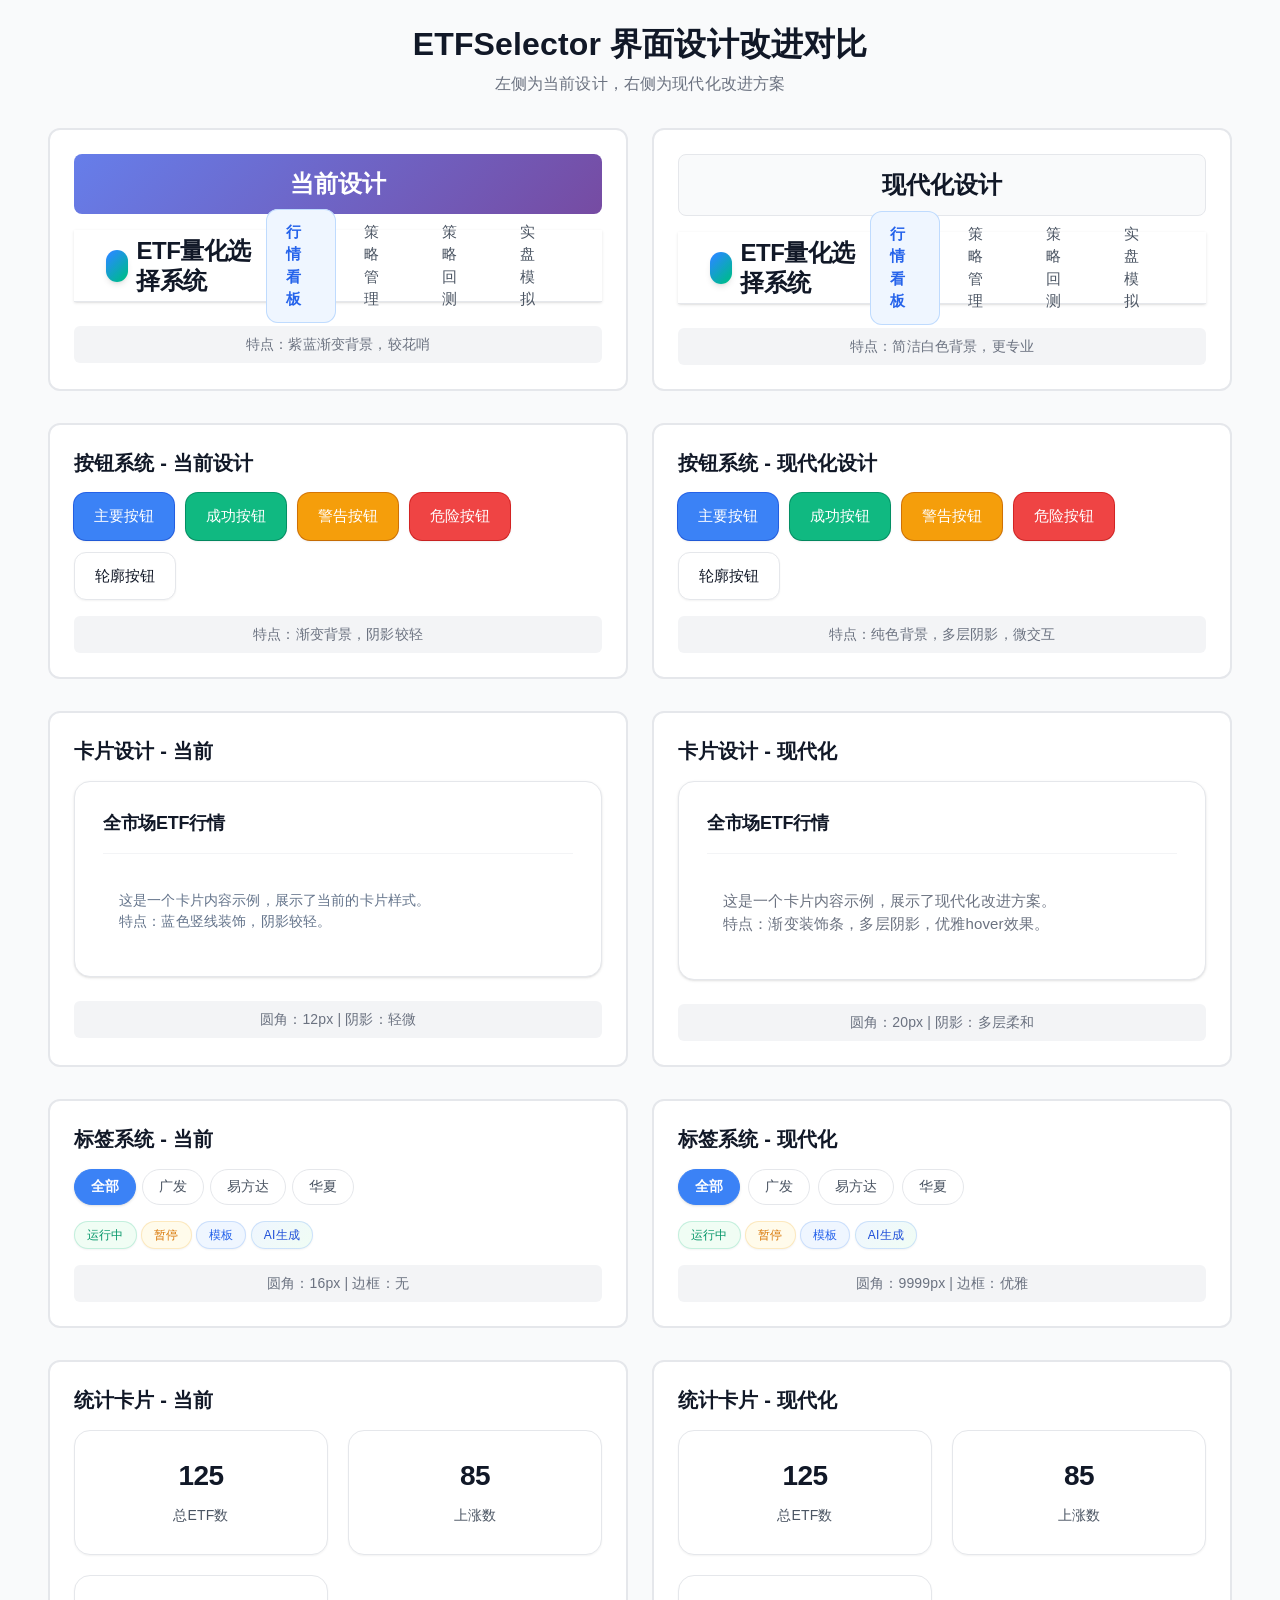
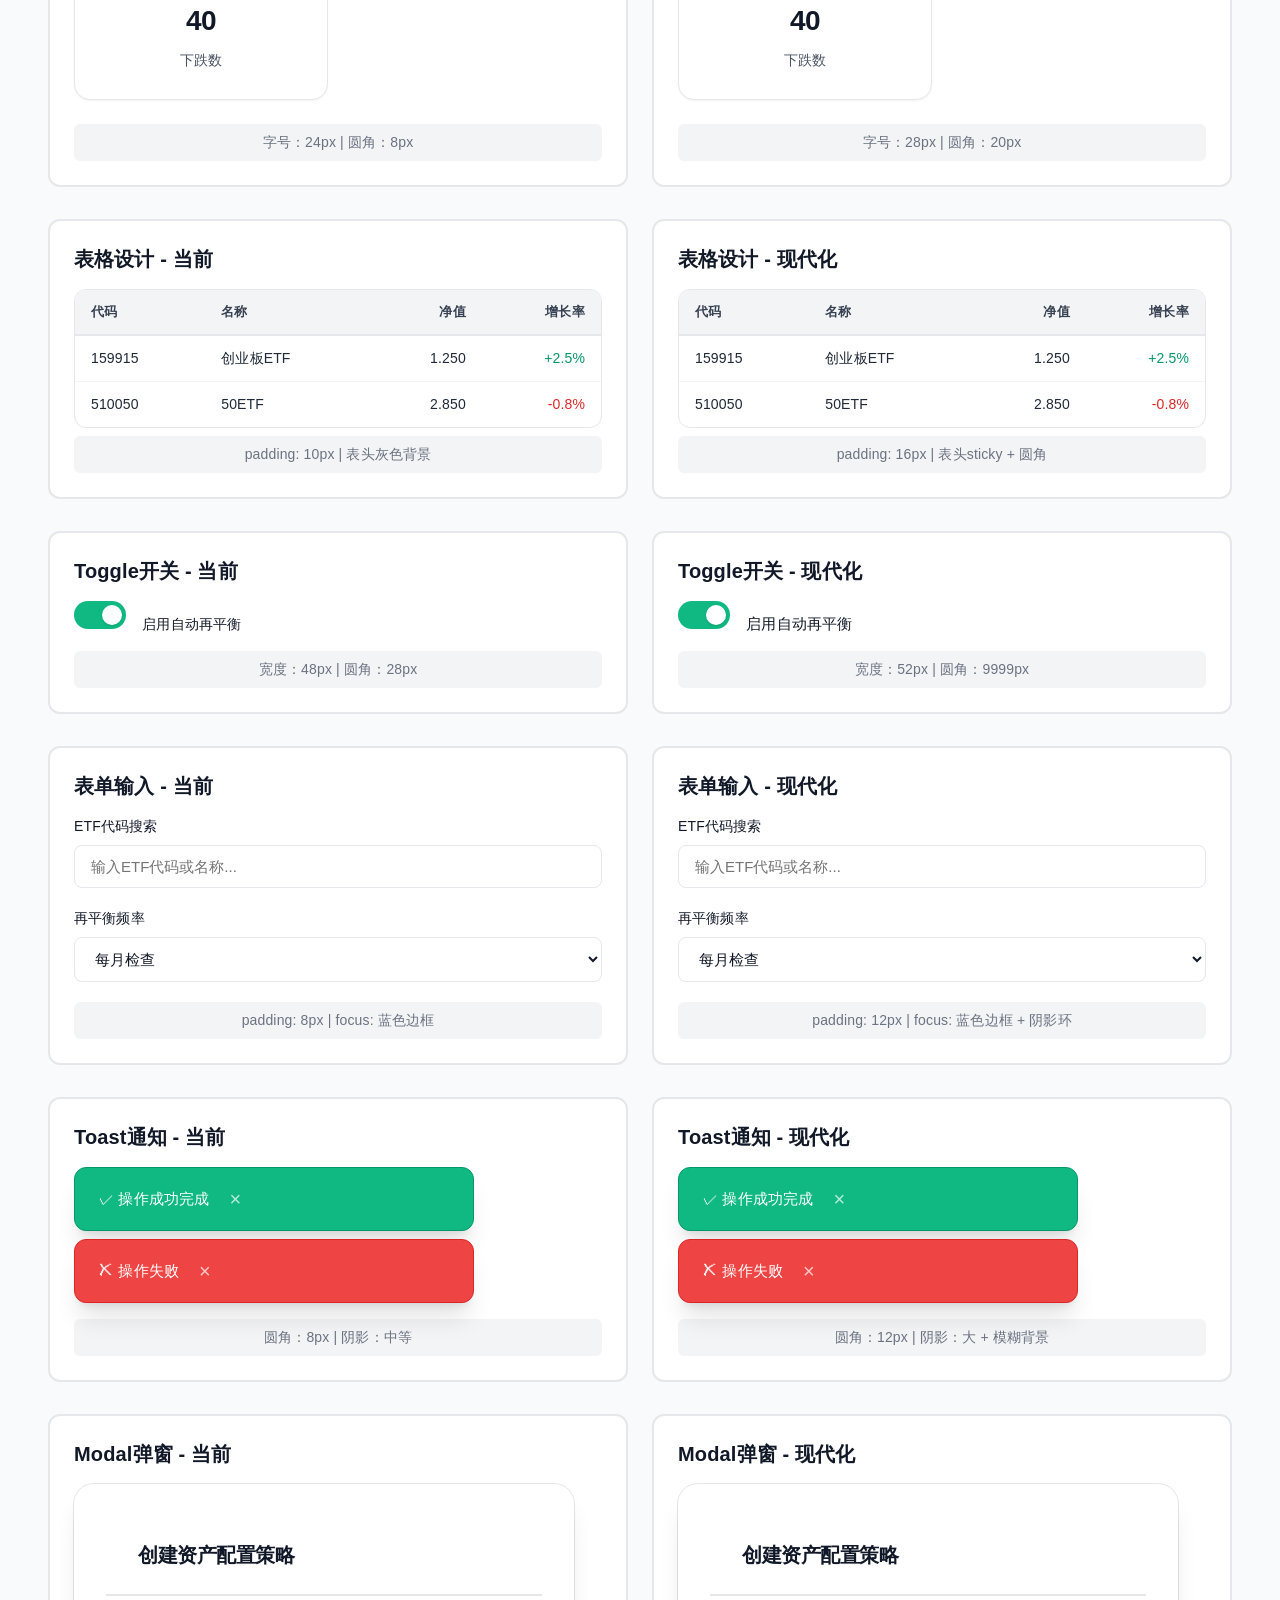
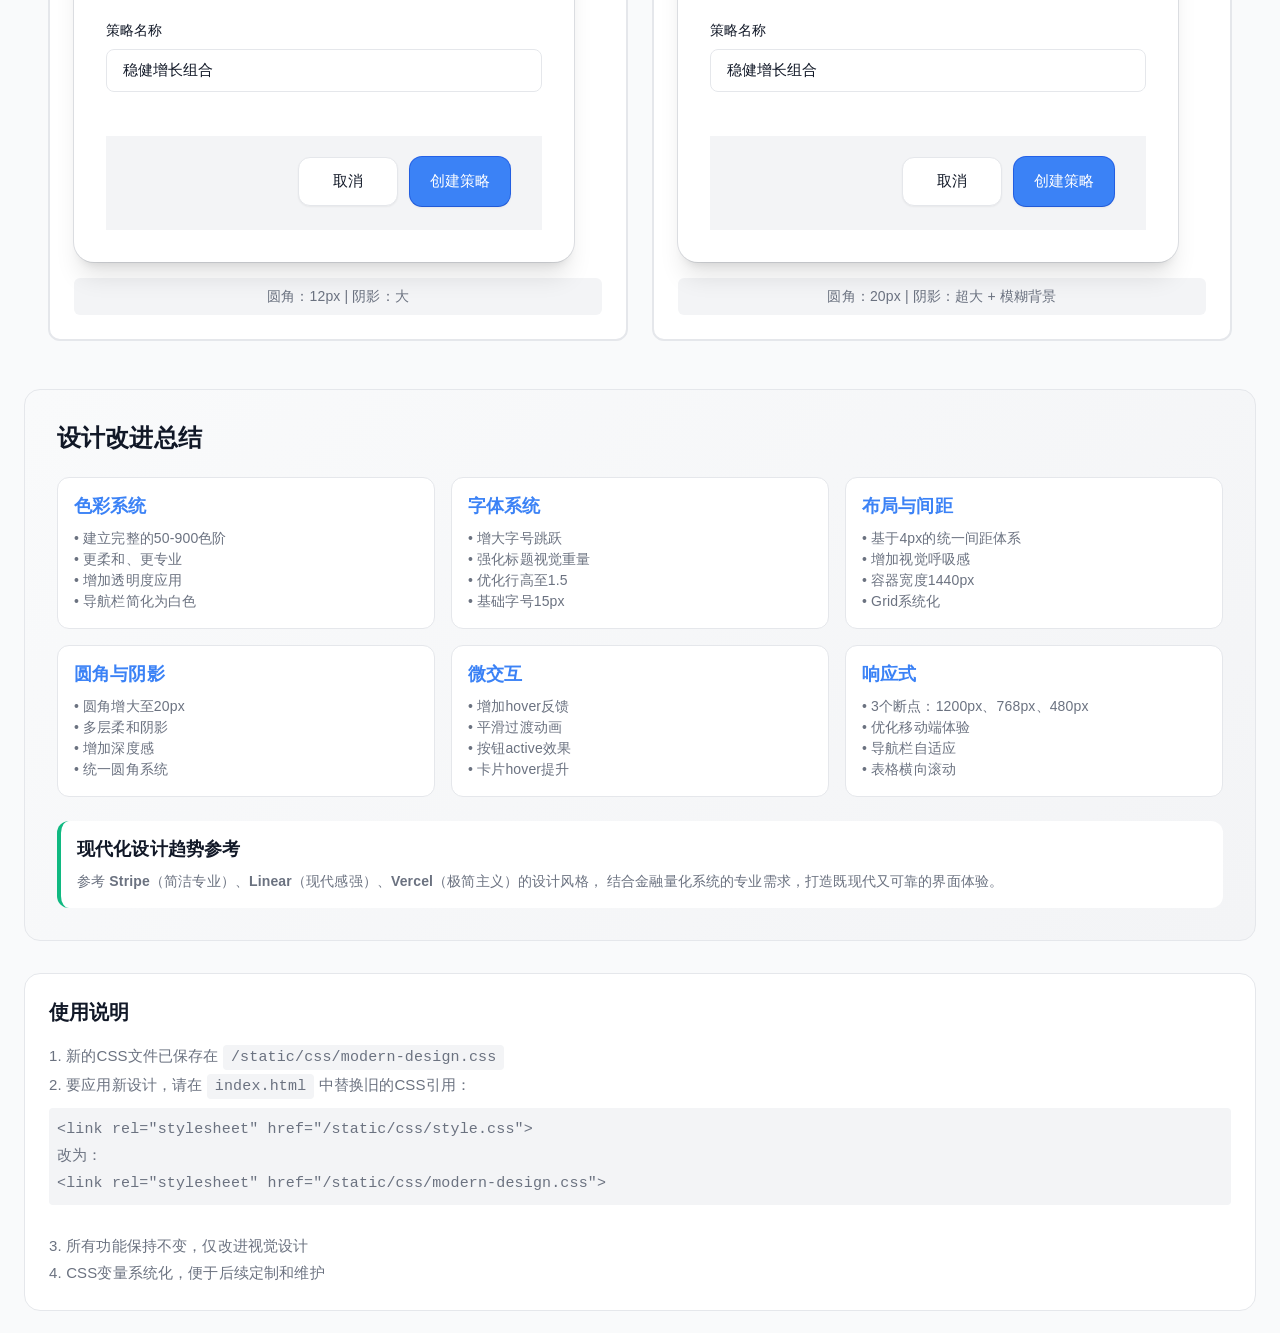
<file: static/design-preview.html>
<!DOCTYPE html>
<html lang="zh-CN">
<head>
    <meta charset="UTF-8">
    <meta name="viewport" content="width=device-width, initial-scale=1.0">
    <title>设计改进对比演示</title>
    <link rel="stylesheet" href="/static/css/style.css">
    <link rel="stylesheet" href="/static/css/modern-design.css">
    <style>
        /* 演示页面特定样式 */
        .demo-container {
            display: grid;
            grid-template-columns: 1fr 1fr;
            gap: 24px;
            margin: 24px;
        }
        
        .demo-section {
            border: 2px solid #e5e7eb;
            border-radius: 12px;
            padding: 24px;
            background: white;
        }
        
        .demo-section.old-design {
            /* 使用旧版样式 */
        }
        
        .demo-section.new-design {
            /* 使用新版样式 */
        }
        
        .section-title {
            font-size: 24px;
            font-weight: 700;
            margin-bottom: 16px;
            padding: 12px;
            text-align: center;
            border-radius: 8px;
        }
        
        .old-title {
            background: linear-gradient(135deg, #667eea 0%, #764ba2 100%);
            color: white;
        }
        
        .new-title {
            background: #f9fafb;
            color: #111827;
            border: 1px solid #e5e7eb;
        }
        
        .demo-navbar {
            margin-bottom: 24px;
        }
        
        .comparison-note {
            font-size: 14px;
            color: #6b7280;
            text-align: center;
            margin-top: 8px;
            padding: 8px;
            background: #f3f4f6;
            border-radius: 6px;
        }
    </style>
</head>
<body>

<div style="max-width: 1400px; margin: 0 auto; padding: 24px;">
    <h1 style="font-size: 32px; text-align: center; margin-bottom: 8px;">ETFSelector 界面设计改进对比</h1>
    <p style="text-align: center; color: #6b7280; font-size: 16px; margin-bottom: 32px;">左侧为当前设计，右侧为现代化改进方案</p>
    
    <!-- 导航栏对比 -->
    <div class="demo-container">
        <div class="demo-section old-design">
            <div class="section-title old-title">当前设计</div>
            
            <div class="demo-navbar">
                <nav class="navbar">
                    <h1>ETF量化选择系统</h1>
                    <div class="nav-links">
                        <a href="#" class="active">行情看板</a>
                        <a href="#">策略管理</a>
                        <a href="#">策略回测</a>
                        <a href="#">实盘模拟</a>
                    </div>
                </nav>
            </div>
            
            <div class="comparison-note">特点：紫蓝渐变背景，较花哨</div>
        </div>
        
        <div class="demo-section new-design">
            <div class="section-title new-title">现代化设计</div>
            
            <div class="demo-navbar">
                <nav class="navbar">
                    <h1>ETF量化选择系统</h1>
                    <div class="nav-links">
                        <a href="#" class="active">行情看板</a>
                        <a href="#">策略管理</a>
                        <a href="#">策略回测</a>
                        <a href="#">实盘模拟</a>
                    </div>
                </nav>
            </div>
            
            <div class="comparison-note">特点：简洁白色背景，更专业</div>
        </div>
    </div>
    
    <!-- 按钮对比 -->
    <div class="demo-container" style="margin-top: 32px;">
        <div class="demo-section old-design">
            <h3 style="margin-bottom: 16px;">按钮系统 - 当前设计</h3>
            <div style="display: flex; gap: 12px; flex-wrap: wrap;">
                <button class="btn btn-primary">主要按钮</button>
                <button class="btn btn-success">成功按钮</button>
                <button class="btn btn-warning">警告按钮</button>
                <button class="btn btn-danger">危险按钮</button>
                <button class="btn btn-outline">轮廓按钮</button>
            </div>
            <div class="comparison-note" style="margin-top: 16px;">特点：渐变背景，阴影较轻</div>
        </div>
        
        <div class="demo-section new-design">
            <h3 style="margin-bottom: 16px;">按钮系统 - 现代化设计</h3>
            <div style="display: flex; gap: 12px; flex-wrap: wrap;">
                <button class="btn btn-primary">主要按钮</button>
                <button class="btn btn-success">成功按钮</button>
                <button class="btn btn-warning">警告按钮</button>
                <button class="btn btn-danger">危险按钮</button>
                <button class="btn btn-outline">轮廓按钮</button>
            </div>
            <div class="comparison-note" style="margin-top: 16px;">特点：纯色背景，多层阴影，微交互</div>
        </div>
    </div>
    
    <!-- 卡片对比 -->
    <div class="demo-container" style="margin-top: 32px;">
        <div class="demo-section old-design">
            <h3 style="margin-bottom: 16px;">卡片设计 - 当前</h3>
            <div class="card">
                <div class="card-title">全市场ETF行情</div>
                <div style="padding: 16px; color: #64748b; font-size: 14px;">
                    这是一个卡片内容示例，展示了当前的卡片样式。<br>
                    特点：蓝色竖线装饰，阴影较轻。
                </div>
            </div>
            <div class="comparison-note">圆角：12px | 阴影：轻微</div>
        </div>
        
        <div class="demo-section new-design">
            <h3 style="margin-bottom: 16px;">卡片设计 - 现代化</h3>
            <div class="card">
                <div class="card-title">全市场ETF行情</div>
                <div style="padding: 16px; color: #6b7280; font-size: 15px;">
                    这是一个卡片内容示例，展示了现代化改进方案。<br>
                    特点：渐变装饰条，多层阴影，优雅hover效果。
                </div>
            </div>
            <div class="comparison-note">圆角：20px | 阴影：多层柔和</div>
        </div>
    </div>
    
    <!-- 标签对比 -->
    <div class="demo-container" style="margin-top: 32px;">
        <div class="demo-section old-design">
            <h3 style="margin-bottom: 16px;">标签系统 - 当前</h3>
            <div style="display: flex; gap: 6px; flex-wrap: wrap;">
                <button class="filter-tab active">全部</button>
                <button class="filter-tab">广发</button>
                <button class="filter-tab">易方达</button>
                <button class="filter-tab">华夏</button>
            </div>
            <div style="margin-top: 16px;">
                <span class="badge badge-active">运行中</span>
                <span class="badge badge-paused">暂停</span>
                <span class="badge badge-template">模板</span>
                <span class="badge badge-ai">AI生成</span>
            </div>
            <div class="comparison-note" style="margin-top: 16px;">圆角：16px | 边框：无</div>
        </div>
        
        <div class="demo-section new-design">
            <h3 style="margin-bottom: 16px;">标签系统 - 现代化</h3>
            <div style="display: flex; gap: 8px; flex-wrap: wrap;">
                <button class="filter-tab active">全部</button>
                <button class="filter-tab">广发</button>
                <button class="filter-tab">易方达</button>
                <button class="filter-tab">华夏</button>
            </div>
            <div style="margin-top: 16px;">
                <span class="badge badge-active">运行中</span>
                <span class="badge badge-paused">暂停</span>
                <span class="badge badge-template">模板</span>
                <span class="badge badge-ai">AI生成</span>
            </div>
            <div class="comparison-note" style="margin-top: 16px;">圆角：9999px | 边框：优雅</div>
        </div>
    </div>
    
    <!-- 统计卡片对比 -->
    <div class="demo-container" style="margin-top: 32px;">
        <div class="demo-section old-design">
            <h3 style="margin-bottom: 16px;">统计卡片 - 当前</h3>
            <div class="stats-grid">
                <div class="stat-card">
                    <div class="stat-value">125</div>
                    <div class="stat-label">总ETF数</div>
                </div>
                <div class="stat-card">
                    <div class="stat-value text-success">85</div>
                    <div class="stat-label">上涨数</div>
                </div>
                <div class="stat-card">
                    <div class="stat-value text-danger">40</div>
                    <div class="stat-label">下跌数</div>
                </div>
            </div>
            <div class="comparison-note">字号：24px | 圆角：8px</div>
        </div>
        
        <div class="demo-section new-design">
            <h3 style="margin-bottom: 16px;">统计卡片 - 现代化</h3>
            <div class="stats-grid">
                <div class="stat-card">
                    <div class="stat-value">125</div>
                    <div class="stat-label">总ETF数</div>
                </div>
                <div class="stat-card">
                    <div class="stat-value text-success">85</div>
                    <div class="stat-label">上涨数</div>
                </div>
                <div class="stat-card">
                    <div class="stat-value text-danger">40</div>
                    <div class="stat-label">下跌数</div>
                </div>
            </div>
            <div class="comparison-note">字号：28px | 圆角：20px</div>
        </div>
    </div>
    
    <!-- 表格对比 -->
    <div class="demo-container" style="margin-top: 32px;">
        <div class="demo-section old-design">
            <h3 style="margin-bottom: 16px;">表格设计 - 当前</h3>
            <div class="table-wrap">
                <table>
                    <thead>
                        <tr>
                            <th>代码</th>
                            <th>名称</th>
                            <th class="text-right">净值</th>
                            <th class="text-right">增长率</th>
                        </tr>
                    </thead>
                    <tbody>
                        <tr>
                            <td>159915</td>
                            <td>创业板ETF</td>
                            <td class="text-right">1.250</td>
                            <td class="text-right text-success">+2.5%</td>
                        </tr>
                        <tr>
                            <td>510050</td>
                            <td>50ETF</td>
                            <td class="text-right">2.850</td>
                            <td class="text-right text-danger">-0.8%</td>
                        </tr>
                    </tbody>
                </table>
            </div>
            <div class="comparison-note">padding: 10px | 表头灰色背景</div>
        </div>
        
        <div class="demo-section new-design">
            <h3 style="margin-bottom: 16px;">表格设计 - 现代化</h3>
            <div class="table-wrap">
                <table>
                    <thead>
                        <tr>
                            <th>代码</th>
                            <th>名称</th>
                            <th class="text-right">净值</th>
                            <th class="text-right">增长率</th>
                        </tr>
                    </thead>
                    <tbody>
                        <tr>
                            <td>159915</td>
                            <td>创业板ETF</td>
                            <td class="text-right">1.250</td>
                            <td class="text-right text-success">+2.5%</td>
                        </tr>
                        <tr>
                            <td>510050</td>
                            <td>50ETF</td>
                            <td class="text-right">2.850</td>
                            <td class="text-right text-danger">-0.8%</td>
                        </tr>
                    </tbody>
                </table>
            </div>
            <div class="comparison-note">padding: 16px | 表头sticky + 圆角</div>
        </div>
    </div>
    
    <!-- Toggle开关对比 -->
    <div class="demo-container" style="margin-top: 32px;">
        <div class="demo-section old-design">
            <h3 style="margin-bottom: 16px;">Toggle开关 - 当前</h3>
            <label class="toggle-switch">
                <input type="checkbox" checked>
                <span class="toggle-slider"></span>
            </label>
            <span style="margin-left: 12px; font-size: 14px;">启用自动再平衡</span>
            <div class="comparison-note" style="margin-top: 16px;">宽度：48px | 圆角：28px</div>
        </div>
        
        <div class="demo-section new-design">
            <h3 style="margin-bottom: 16px;">Toggle开关 - 现代化</h3>
            <label class="toggle-switch">
                <input type="checkbox" checked>
                <span class="toggle-slider"></span>
            </label>
            <span style="margin-left: 12px; font-size: 15px;">启用自动再平衡</span>
            <div class="comparison-note" style="margin-top: 16px;">宽度：52px | 圆角：9999px</div>
        </div>
    </div>
    
    <!-- 表单对比 -->
    <div class="demo-container" style="margin-top: 32px;">
        <div class="demo-section old-design">
            <h3 style="margin-bottom: 16px;">表单输入 - 当前</h3>
            <div class="form-group">
                <label>ETF代码搜索</label>
                <input type="text" placeholder="输入ETF代码或名称...">
            </div>
            <div class="form-group">
                <label>再平衡频率</label>
                <select>
                    <option>每月检查</option>
                    <option>每季度检查</option>
                </select>
            </div>
            <div class="comparison-note" style="margin-top: 16px;">padding: 8px | focus: 蓝色边框</div>
        </div>
        
        <div class="demo-section new-design">
            <h3 style="margin-bottom: 16px;">表单输入 - 现代化</h3>
            <div class="form-group">
                <label>ETF代码搜索</label>
                <input type="text" placeholder="输入ETF代码或名称...">
            </div>
            <div class="form-group">
                <label>再平衡频率</label>
                <select>
                    <option>每月检查</option>
                    <option>每季度检查</option>
                </select>
            </div>
            <div class="comparison-note" style="margin-top: 16px;">padding: 12px | focus: 蓝色边框 + 阴影环</div>
        </div>
    </div>
    
    <!-- Toast通知对比 -->
    <div class="demo-container" style="margin-top: 32px;">
        <div class="demo-section old-design">
            <h3 style="margin-bottom: 16px;">Toast通知 - 当前</h3>
            <div class="toast toast-success" style="position: relative; top: 0; right: 0;">
                <span>✓ 操作成功完成</span>
                <span class="toast-dismiss"></span>
            </div>
            <div class="toast toast-error" style="position: relative; top: 0; right: 0; margin-top: 8px;">
                <span>✗ 操作失败</span>
                <span class="toast-dismiss"></span>
            </div>
            <div class="comparison-note" style="margin-top: 16px;">圆角：8px | 阴影：中等</div>
        </div>
        
        <div class="demo-section new-design">
            <h3 style="margin-bottom: 16px;">Toast通知 - 现代化</h3>
            <div class="toast toast-success" style="position: relative; top: 0; right: 0;">
                <span>✓ 操作成功完成</span>
                <span class="toast-dismiss"></span>
            </div>
            <div class="toast toast-error" style="position: relative; top: 0; right: 0; margin-top: 8px;">
                <span>✗ 操作失败</span>
                <span class="toast-dismiss"></span>
            </div>
            <div class="comparison-note" style="margin-top: 16px;">圆角：12px | 阴影：大 + 模糊背景</div>
        </div>
    </div>
    
    <!-- Modal对比 -->
    <div class="demo-container" style="margin-top: 32px;">
        <div class="demo-section old-design">
            <h3 style="margin-bottom: 16px;">Modal弹窗 - 当前</h3>
            <div class="modal" style="max-width: 100%; position: relative;">
                <div class="modal-title">创建资产配置策略</div>
                <div class="form-group">
                    <label>策略名称</label>
                    <input type="text" value="稳健增长组合">
                </div>
                <div class="modal-actions">
                    <button class="btn btn-outline">取消</button>
                    <button class="btn btn-primary">创建策略</button>
                </div>
            </div>
            <div class="comparison-note" style="margin-top: 16px;">圆角：12px | 阴影：大</div>
        </div>
        
        <div class="demo-section new-design">
            <h3 style="margin-bottom: 16px;">Modal弹窗 - 现代化</h3>
            <div class="modal" style="max-width: 100%; position: relative;">
                <div class="modal-title">创建资产配置策略</div>
                <div class="form-group">
                    <label>策略名称</label>
                    <input type="text" value="稳健增长组合">
                </div>
                <div class="modal-actions">
                    <button class="btn btn-outline">取消</button>
                    <button class="btn btn-primary">创建策略</button>
                </div>
            </div>
            <div class="comparison-note" style="margin-top: 16px;">圆角：20px | 阴影：超大 + 模糊背景</div>
        </div>
    </div>
    
    <!-- 设计改进总结 -->
    <div style="margin-top: 48px; padding: 32px; background: linear-gradient(135deg, #f9fafb, #f3f4f6); border-radius: 16px; border: 1px solid #e5e7eb;">
        <h2 style="font-size: 24px; margin-bottom: 24px; color: #111827;">设计改进总结</h2>
        
        <div style="display: grid; grid-template-columns: repeat(auto-fit, minmax(300px, 1fr)); gap: 16px;">
            <div style="padding: 16px; background: white; border-radius: 12px; border: 1px solid #e5e7eb;">
                <h4 style="color: #3b82f6; margin-bottom: 8px;">色彩系统</h4>
                <p style="font-size: 14px; color: #6b7280;">
                    • 建立完整的50-900色阶<br>
                    • 更柔和、更专业<br>
                    • 增加透明度应用<br>
                    • 导航栏简化为白色
                </p>
            </div>
            
            <div style="padding: 16px; background: white; border-radius: 12px; border: 1px solid #e5e7eb;">
                <h4 style="color: #3b82f6; margin-bottom: 8px;">字体系统</h4>
                <p style="font-size: 14px; color: #6b7280;">
                    • 增大字号跳跃<br>
                    • 强化标题视觉重量<br>
                    • 优化行高至1.5<br>
                    • 基础字号15px
                </p>
            </div>
            
            <div style="padding: 16px; background: white; border-radius: 12px; border: 1px solid #e5e7eb;">
                <h4 style="color: #3b82f6; margin-bottom: 8px;">布局与间距</h4>
                <p style="font-size: 14px; color: #6b7280;">
                    • 基于4px的统一间距体系<br>
                    • 增加视觉呼吸感<br>
                    • 容器宽度1440px<br>
                    • Grid系统化
                </p>
            </div>
            
            <div style="padding: 16px; background: white; border-radius: 12px; border: 1px solid #e5e7eb;">
                <h4 style="color: #3b82f6; margin-bottom: 8px;">圆角与阴影</h4>
                <p style="font-size: 14px; color: #6b7280;">
                    • 圆角增大至20px<br>
                    • 多层柔和阴影<br>
                    • 增加深度感<br>
                    • 统一圆角系统
                </p>
            </div>
            
            <div style="padding: 16px; background: white; border-radius: 12px; border: 1px solid #e5e7eb;">
                <h4 style="color: #3b82f6; margin-bottom: 8px;">微交互</h4>
                <p style="font-size: 14px; color: #6b7280;">
                    • 增加hover反馈<br>
                    • 平滑过渡动画<br>
                    • 按钮active效果<br>
                    • 卡片hover提升
                </p>
            </div>
            
            <div style="padding: 16px; background: white; border-radius: 12px; border: 1px solid #e5e7eb;">
                <h4 style="color: #3b82f6; margin-bottom: 8px;">响应式</h4>
                <p style="font-size: 14px; color: #6b7280;">
                    • 3个断点：1200px、768px、480px<br>
                    • 优化移动端体验<br>
                    • 导航栏自适应<br>
                    • 表格横向滚动
                </p>
            </div>
        </div>
        
        <div style="margin-top: 24px; padding: 16px; background: white; border-radius: 12px; border-left: 4px solid #10b981;">
            <h4 style="color: #111827; margin-bottom: 8px;">现代化设计趋势参考</h4>
            <p style="font-size: 14px; color: #6b7280;">
                参考 <strong>Stripe</strong>（简洁专业）、<strong>Linear</strong>（现代感强）、<strong>Vercel</strong>（极简主义）的设计风格，
                结合金融量化系统的专业需求，打造既现代又可靠的界面体验。
            </p>
        </div>
    </div>
    
    <div style="margin-top: 32px; padding: 24px; background: white; border-radius: 16px; border: 1px solid #e5e7eb;">
        <h3 style="margin-bottom: 16px;">使用说明</h3>
        <p style="font-size: 15px; color: #6b7280; line-height: 1.8;">
            1. 新的CSS文件已保存在 <code style="background: #f3f4f6; padding: 4px 8px; border-radius: 4px;">/static/css/modern-design.css</code><br>
            2. 要应用新设计，请在 <code style="background: #f3f4f6; padding: 4px 8px; border-radius: 4px;">index.html</code> 中替换旧的CSS引用：<br>
            <code style="background: #f3f4f6; padding: 8px; border-radius: 4px; display: block; margin-top: 8px;">
                &lt;link rel="stylesheet" href="/static/css/style.css"&gt;<br>
                改为：<br>
                &lt;link rel="stylesheet" href="/static/css/modern-design.css"&gt;
            </code><br>
            3. 所有功能保持不变，仅改进视觉设计<br>
            4. CSS变量系统化，便于后续定制和维护
        </p>
    </div>
</div>

</body>
</html>
</file>
<file: static/css/style.css>
/* ====== 现代化设计系统 ====== */

/* Toggle开关样式（iOS风格） */
.toggle-switch {
    position: relative;
    display: inline-block;
    width: 48px;
    height: 28px;
    cursor: pointer;
}

.toggle-switch input {
    opacity: 0;
    width: 0;
    height: 0;
    position: absolute;
}

.toggle-slider {
    position: absolute;
    top: 0;
    left: 0;
    right: 0;
    bottom: 0;
    background-color: var(--gray-300);
    border-radius: var(--radius-full);
    transition: all 0.3s cubic-bezier(0.4, 0, 0.2, 1);
    border: 2px solid transparent;
}

.toggle-slider:before {
    position: absolute;
    content: "";
    height: 20px;
    width: 20px;
    left: 2px;
    bottom: 2px;
    background-color: white;
    border-radius: 50%;
    transition: all 0.3s cubic-bezier(0.4, 0, 0.2, 1);
    box-shadow: 0 2px 4px rgba(0, 0, 0, 0.2);
}

.toggle-switch input:checked + .toggle-slider {
    background-color: var(--success-600);
    border-color: rgba(16, 185, 129, 0.2);
}

.toggle-switch input:checked + .toggle-slider:before {
    transform: translateX(22px);
}

.toggle-switch:hover .toggle-slider {
    box-shadow: 0 0 0 4px var(--primary-50);
}

.toggle-switch input:disabled + .toggle-slider {
    opacity: 0.5;
    cursor: not-allowed;
}

.options-disabled {
    opacity: 0.4;
    pointer-events: none;
    filter: grayscale(0.5);
    transition: all 0.3s ease;
}

.options-enabled {
    opacity: 1;
    pointer-events: auto;
    transition: all 0.3s ease;
}

/* ====== 色彩系统 ====== */
:root {
    /* 主色 - 专业蓝 */
    --primary-50: #eff6ff;
    --primary-100: #dbeafe;
    --primary-200: #bfdbfe;
    --primary-300: #93c5fd;
    --primary-400: #60a5fa;
    --primary-500: #3b82f6;
    --primary-600: #2563eb;
    --primary-700: #1d4ed8;
    --primary-800: #1e40af;
    --primary-900: #1e3a8a;
    
    /* 成功 - 专业绿 */
    --success-50: #f0fdf4;
    --success-100: #dcfce7;
    --success-200: #bbf7d0;
    --success-300: #86efac;
    --success-400: #4ade80;
    --success-500: #22c55e;
    --success-600: #16a34a;
    --success-700: #15803d;
    --success-800: #166534;
    --success-900: #14532d;
    
    /* 错误 - 专业红 */
    --danger-50: #fef2f2;
    --danger-100: #fee2e2;
    --danger-200: #fecaca;
    --danger-300: #fca5a5;
    --danger-400: #f87171;
    --danger-500: #ef4444;
    --danger-600: #dc2626;
    --danger-700: #b91c1c;
    --danger-800: #991b1b;
    --danger-900: #7f1d1d;
    
    /* 警告 - 专业橙 */
    --warning-50: #fffbeb;
    --warning-100: #fef3c7;
    --warning-200: #fde68a;
    --warning-300: #fcd34d;
    --warning-400: #fbbf24;
    --warning-500: #f59e0b;
    --warning-600: #d97706;
    --warning-700: #b45309;
    --warning-800: #92400e;
    --warning-900: #78350f;
    
    /* 灰度系统 */
    --gray-50: #f8fafc;
    --gray-100: #f1f5f9;
    --gray-200: #e2e8f0;
    --gray-300: #cbd5e1;
    --gray-400: #94a3b8;
    --gray-500: #64748b;
    --gray-600: #475569;
    --gray-700: #334155;
    --gray-800: #1e293b;
    --gray-900: #0f172a;
    
    /* 语义化变量 */
    --bg: var(--gray-50);
    --bg-secondary: var(--gray-100);
    --card-bg: white;
    --text: var(--gray-800);
    --text-secondary: var(--gray-500);
    --text-muted: var(--gray-400);
    --border: var(--gray-200);
    --border-light: var(--gray-100);
    
    /* 间距系统（基于4px） */
    --spacing-xs: 4px;
    --spacing-sm: 8px;
    --spacing-md: 12px;
    --spacing-lg: 16px;
    --spacing-xl: 24px;
    --spacing-2xl: 32px;
    --spacing-3xl: 48px;
    
    /* 圆角系统 */
    --radius-sm: 6px;
    --radius-md: 10px;
    --radius-lg: 16px;
    --radius-xl: 20px;
    --radius-2xl: 24px;
    --radius-full: 9999px;
    
    /* 阴影系统 */
    --shadow-xs: 0 1px 2px 0 rgba(0, 0, 0, 0.05);
    --shadow-sm: 0 1px 3px 0 rgba(0, 0, 0, 0.1), 0 1px 2px -1px rgba(0, 0, 0, 0.1);
    --shadow-md: 0 4px 6px -1px rgba(0, 0, 0, 0.1), 0 2px 4px -2px rgba(0, 0, 0, 0.1);
    --shadow-lg: 0 10px 15px -3px rgba(0, 0, 0, 0.1), 0 4px 6px -4px rgba(0, 0, 0, 0.1);
    --shadow-xl: 0 20px 25px -5px rgba(0, 0, 0, 0.1), 0 8px 10px -6px rgba(0, 0, 0, 0.1);
    
    /* 快捷变量 */
    --primary: var(--primary-500);
    --primary-hover: var(--primary-600);
    --success: var(--success-500);
    --danger: var(--danger-500);
    --warning: var(--warning-500);
    --radius: var(--radius-lg);
}

/* ====== 全局样式 ====== */
* {
    margin: 0;
    padding: 0;
    box-sizing: border-box;
}

body {
    font-family: -apple-system, BlinkMacSystemFont, 'Segoe UI', 'PingFang SC', 'Hiragino Sans GB', 'Microsoft YaHei', sans-serif;
    background: var(--bg);
    color: var(--text);
    line-height: 1.6;
    font-size: 15px;
    letter-spacing: 0.01em;
}

/* ====== 导航栏 - 现代化白色设计 ====== */
.navbar {
    background: white;
    color: var(--text);
    padding: 0 var(--spacing-2xl);
    height: 68px;
    display: flex;
    align-items: center;
    box-shadow: var(--shadow-sm);
    border-bottom: 1px solid var(--border-light);
    position: sticky;
    top: 0;
    z-index: 100;
    transition: box-shadow 0.3s ease;
}

.navbar h1 {
    font-size: 22px;
    font-weight: 700;
    letter-spacing: -0.5px;
    display: flex;
    align-items: center;
    gap: var(--spacing-sm);
    color: var(--gray-900);
}

.navbar h1::before {
    content: '📊';
    font-size: 28px;
    filter: saturate(1.2);
}

.navbar .nav-links {
    margin-left: auto;
    display: flex;
    gap: var(--spacing-xs);
}

.navbar .nav-links a {
    color: var(--gray-600);
    text-decoration: none;
    padding: var(--spacing-sm) var(--spacing-lg);
    border-radius: var(--radius-md);
    font-size: 14px;
    font-weight: 500;
    transition: all 0.2s cubic-bezier(0.4, 0, 0.2, 1);
    position: relative;
}

.navbar .nav-links a:hover {
    color: var(--primary);
    background: var(--primary-50);
}

.navbar .nav-links a.active {
    color: var(--primary-700);
    background: var(--primary-100);
    font-weight: 600;
}

/* ====== 容器 ====== */
.container {
    max-width: 1400px;
    margin: 0 auto;
    padding: var(--spacing-2xl);
    animation: fadeIn 0.5s cubic-bezier(0.4, 0, 0.2, 1);
}

@keyframes fadeIn {
    from {
        opacity: 0;
        transform: translateY(16px);
    }
    to {
        opacity: 1;
        transform: translateY(0);
    }
}

/* ====== Tab内容 ====== */
.tab-content {
    display: none;
    animation: fadeIn 0.4s cubic-bezier(0.4, 0, 0.2, 1);
}

.tab-content.active {
    display: block;
}

/* ====== 工具栏 ====== */
.toolbar {
    display: flex;
    align-items: center;
    gap: var(--spacing-md);
    margin-bottom: var(--spacing-xl);
    flex-wrap: wrap;
}

/* ====== 市场分类标签 ====== */
.company-tabs, .market-tabs {
    display: flex;
    gap: var(--spacing-xs);
    flex-wrap: wrap;
}

.filter-tab {
    background: white;
    border: 1px solid var(--border);
    padding: var(--spacing-sm) var(--spacing-lg);
    border-radius: var(--radius-full);
    font-size: 13px;
    font-weight: 500;
    color: var(--text-secondary);
    cursor: pointer;
    transition: all 0.2s cubic-bezier(0.4, 0, 0.2, 1);
    user-select: none;
}

.filter-tab:hover {
    border-color: var(--primary-300);
    color: var(--primary);
    background: var(--primary-50);
}

.filter-tab.active {
    background: var(--primary);
    border-color: var(--primary);
    color: white;
    font-weight: 600;
    box-shadow: var(--shadow-sm);
}

/* ====== 统计面板 ====== */
.stats-mini {
    display: flex;
    gap: var(--spacing-xl);
    padding: var(--spacing-lg) var(--spacing-xl);
    background: white;
    border-radius: var(--radius-xl);
    border: 1px solid var(--border-light);
    margin-bottom: var(--spacing-xl);
    box-shadow: var(--shadow-xs);
}

.stat-item {
    display: flex;
    flex-direction: column;
    gap: var(--spacing-xs);
}

.stat-label {
    font-size: 13px;
    color: var(--text-muted);
    font-weight: 500;
}

.stat-value {
    font-size: 20px;
    font-weight: 700;
    color: var(--text);
}

.stats-grid {
    display: grid;
    grid-template-columns: repeat(auto-fit, minmax(200px, 1fr));
    gap: var(--spacing-lg);
    margin-bottom: var(--spacing-xl);
}

.stat-card {
    background: white;
    padding: var(--spacing-xl);
    border-radius: var(--radius-xl);
    border: 1px solid var(--border-light);
    box-shadow: var(--shadow-xs);
    transition: all 0.2s cubic-bezier(0.4, 0, 0.2, 1);
}

.stat-card:hover {
    transform: translateY(-2px);
    box-shadow: var(--shadow-md);
}

/* ====== 卡片系统 ====== */
.card {
    background: white;
    padding: var(--spacing-xl);
    border-radius: var(--radius-xl);
    border: 1px solid var(--border-light);
    box-shadow: var(--shadow-sm);
    margin-bottom: var(--spacing-xl);
    transition: all 0.3s cubic-bezier(0.4, 0, 0.2, 1);
}

.card:hover {
    box-shadow: var(--shadow-md);
}

.card-title {
    font-size: 18px;
    font-weight: 700;
    color: var(--gray-900);
    margin-bottom: var(--spacing-lg);
    display: flex;
    align-items: center;
    gap: var(--spacing-sm);
    letter-spacing: -0.3px;
}

/* ====== 表格系统 ====== */
.table-wrap {
    overflow-x: auto;
    border-radius: var(--radius-lg);
    border: 1px solid var(--border);
}

table {
    width: 100%;
    border-collapse: collapse;
    font-size: 14px;
}

thead {
    background: var(--bg-secondary);
    position: sticky;
    top: 0;
    z-index: 10;
}

thead th {
    padding: var(--spacing-md) var(--spacing-lg);
    text-align: left;
    font-weight: 600;
    color: var(--gray-700);
    border-bottom: 2px solid var(--border);
    font-size: 13px;
    letter-spacing: 0.02em;
}

tbody td {
    padding: var(--spacing-md) var(--spacing-lg);
    border-bottom: 1px solid var(--border-light);
    color: var(--text);
    font-size: 14px;
}

tbody tr {
    transition: all 0.2s cubic-bezier(0.4, 0, 0.2, 1);
}

tbody tr:hover {
    background: var(--primary-50);
}

tbody tr:last-child td {
    border-bottom: none;
}

.text-right {
    text-align: right;
}

.text-center {
    text-align: center;
}

.text-success {
    color: var(--success-600);
}

.text-danger {
    color: var(--danger-600);
}

/* ====== 排序图标 ====== */
.sortable {
    cursor: pointer;
    user-select: none;
    transition: all 0.2s cubic-bezier(0.4, 0, 0.2, 1);
}

.sortable:hover {
    background: var(--primary-100);
}

.sort-icon {
    display: inline-block;
    width: 16px;
    height: 16px;
    margin-left: var(--spacing-xs);
    vertical-align: middle;
    opacity: 0.3;
    background: url('data:image/svg+xml,<svg xmlns="http://www.w3.org/2000/svg" viewBox="0 0 24 24" fill="none" stroke="%2364748b" stroke-width="2"><path d="M7 15l5 5 5-5M7 9l5-5 5 5"/></svg>') center/contain no-repeat;
    transition: opacity 0.2s cubic-bezier(0.4, 0, 0.2, 1);
}

.sortable.asc .sort-icon {
    opacity: 1;
    background: url('data:image/svg+xml,<svg xmlns="http://www.w3.org/2000/svg" viewBox="0 0 24 24" fill="none" stroke="%233b82f6" stroke-width="2"><path d="M12 5v14M5 12l7-7 7 7"/></svg>') center/contain no-repeat;
}

.sortable.desc .sort-icon {
    opacity: 1;
    background: url('data:image/svg+xml,<svg xmlns="http://www.w3.org/2000/svg" viewBox="0 0 24 24" fill="none" stroke="%233b82f6" stroke-width="2"><path d="M12 19V5M19 12l-7 7-7-7"/></svg>') center/contain no-repeat;
}

/* ====== 按钮系统 ====== */
.btn {
    padding: var(--spacing-sm) var(--spacing-lg);
    border: 1px solid transparent;
    border-radius: var(--radius-md);
    font-size: 14px;
    font-weight: 500;
    cursor: pointer;
    transition: all 0.2s cubic-bezier(0.4, 0, 0.2, 1);
    display: inline-flex;
    align-items: center;
    justify-content: center;
    gap: var(--spacing-sm);
    user-select: none;
    position: relative;
    overflow: hidden;
}

.btn:hover {
    transform: translateY(-1px);
}

.btn:active {
    transform: translateY(0) scale(0.98);
}

.btn-primary {
    background: var(--primary);
    color: white;
    border-color: var(--primary);
    box-shadow: var(--shadow-sm);
}

.btn-primary:hover {
    background: var(--primary-hover);
    border-color: var(--primary-hover);
    box-shadow: var(--shadow-md);
}

.btn-success {
    background: var(--success);
    color: white;
    border-color: var(--success);
    box-shadow: var(--shadow-sm);
}

.btn-success:hover {
    background: var(--success-600);
    border-color: var(--success-600);
    box-shadow: var(--shadow-md);
}

.btn-danger {
    background: var(--danger);
    color: white;
    border-color: var(--danger);
    box-shadow: var(--shadow-sm);
}

.btn-danger:hover {
    background: var(--danger-600);
    border-color: var(--danger-600);
    box-shadow: var(--shadow-md);
}

.btn-warning {
    background: var(--warning);
    color: white;
    border-color: var(--warning);
    box-shadow: var(--shadow-sm);
}

.btn-warning:hover {
    background: var(--warning-600);
    border-color: var(--warning-600);
    box-shadow: var(--shadow-md);
}

.btn-outline {
    background: white;
    color: var(--text-secondary);
    border-color: var(--border);
}

.btn-outline:hover {
    color: var(--primary);
    border-color: var(--primary-300);
    background: var(--primary-50);
}

.btn-sm {
    padding: var(--spacing-xs) var(--spacing-md);
    font-size: 13px;
}

.btn.loading {
    position: relative;
    pointer-events: none;
    opacity: 0.7;
}

.btn.loading::after {
    content: '';
    position: absolute;
    top: 50%;
    left: 50%;
    width: 14px;
    height: 14px;
    margin: -7px 0 0 -7px;
    border: 2px solid rgba(255,255,255,0.3);
    border-top-color: #fff;
    border-radius: 50%;
    animation: btn-spinner 0.6s linear infinite;
}

@keyframes btn-spinner {
    to {
        transform: rotate(360deg);
    }
}

/* ====== 分页 ====== */
.pagination {
    display: flex;
    align-items: center;
    justify-content: center;
    gap: var(--spacing-md);
    margin-top: var(--spacing-xl);
    padding: var(--spacing-lg);
    background: var(--bg-secondary);
    border-radius: var(--radius-lg);
}

.page-size-selector {
    display: flex;
    align-items: center;
    gap: var(--spacing-sm);
    font-size: 13px;
    color: var(--text-secondary);
}

.page-size-selector select {
    padding: var(--spacing-xs) var(--spacing-sm);
    border: 1px solid var(--border);
    border-radius: var(--radius-sm);
    font-size: 13px;
    background: white;
    cursor: pointer;
}

.page-info {
    font-size: 13px;
    color: var(--text-secondary);
}

/* ====== 表单系统 ====== */
.form-group {
    margin-bottom: var(--spacing-lg);
}

.form-group label {
    display: block;
    font-size: 14px;
    font-weight: 600;
    color: var(--gray-700);
    margin-bottom: var(--spacing-sm);
}

.form-group input,
.form-group select,
.form-group textarea {
    width: 100%;
    padding: var(--spacing-md);
    border: 1px solid var(--border);
    border-radius: var(--radius-md);
    font-size: 14px;
    background: white;
    color: var(--text);
    transition: all 0.2s cubic-bezier(0.4, 0, 0.2, 1);
}

.form-group input:focus,
.form-group select:focus,
.form-group textarea:focus {
    outline: none;
    border-color: var(--primary-400);
    box-shadow: 0 0 0 3px var(--primary-100);
}

.form-row {
    display: grid;
    grid-template-columns: repeat(auto-fit, minmax(200px, 1fr));
    gap: var(--spacing-lg);
}

/* ====== 弹窗系统 ====== */
.modal-overlay {
    position: fixed;
    top: 0;
    left: 0;
    width: 100%;
    height: 100%;
    background: rgba(0, 0, 0, 0.5);
    backdrop-filter: blur(8px);
    display: none;
    align-items: center;
    justify-content: center;
    z-index: 1000;
    animation: modalFadeIn 0.3s cubic-bezier(0.4, 0, 0.2, 1);
    padding: var(--spacing-xl);
}

.modal-overlay.active {
    display: flex;
}

.modal {
    background: white;
    border-radius: var(--radius-2xl);
    max-width: 700px;
    min-width: 500px;
    width: 90%;
    max-height: 90vh;
    overflow: hidden;
    box-shadow: 0 25px 50px -12px rgba(0, 0, 0, 0.25);
    animation: modalSlideIn 0.3s cubic-bezier(0.4, 0, 0.2, 1);
    display: flex;
    flex-direction: column;
}

@keyframes modalFadeIn {
    from {
        opacity: 0;
    }
    to {
        opacity: 1;
    }
}

@keyframes modalSlideIn {
    from {
        opacity: 0;
        transform: translateY(30px) scale(0.96);
    }
    to {
        opacity: 1;
        transform: translateY(0) scale(1);
    }
}

.modal-title {
    font-size: 22px;
    font-weight: 700;
    color: var(--gray-900);
    padding: 24px 32px;
    border-bottom: 2px solid var(--border);
    display: flex;
    align-items: center;
    justify-content: space-between;
    gap: 24px;
    letter-spacing: -0.5px;
    flex-shrink: 0;
    background: white;
    min-height: 70px;
}

.modal-title > span:first-child {
    flex: 1;
    white-space: nowrap;
    overflow: hidden;
    text-overflow: ellipsis;
}

.modal-title button {
    font-size: 28px;
    line-height: 1;
    background: none;
    border: none;
    color: var(--text-muted);
    cursor: pointer;
    padding: 4px;
    width: 40px;
    height: 40px;
    display: flex;
    align-items: center;
    justify-content: center;
    border-radius: var(--radius-md);
    transition: all 0.2s cubic-bezier(0.4, 0, 0.2, 1);
    flex-shrink: 0;
    margin: 0;
}

.modal-title button:hover {
    background: var(--bg-secondary);
    color: var(--danger);
}

.modal-body {
    padding: 32px;
    overflow-y: auto;
    flex: 1;
    min-height: 0;
}

.modal-body::-webkit-scrollbar {
    width: 8px;
}

.modal-body::-webkit-scrollbar-track {
    background: var(--bg-secondary);
}

.modal-body::-webkit-scrollbar-thumb {
    background: var(--gray-300);
    border-radius: var(--radius-full);
}

.modal-body::-webkit-scrollbar-thumb:hover {
    background: var(--gray-400);
}

.modal-actions {
    display: flex;
    gap: 12px;
    justify-content: flex-end;
    padding: 24px 32px;
    border-top: 2px solid var(--border);
    background: var(--bg-secondary);
    flex-shrink: 0;
    min-height: 80px;
}

.modal-actions .btn {
    min-width: 100px;
}

.modal-confirm {
    max-width: 480px;
    min-width: 400px;
    text-align: center;
}

.modal-confirm .modal-body {
    padding: 48px 32px;
}

.modal-confirm .modal-body > div:first-child {
    font-size: 56px;
    margin-bottom: 24px;
}

.modal-confirm .modal-title {
    font-size: 20px;
}

.modal-confirm .modal-actions {
    justify-content: center;
}

.modal[style*="max-width:650px"],
.modal[style*="max-width: 650px"] {
    max-width: 750px !important;
    min-width: 600px !important;
}

.modal[style*="max-width:800px"],
.modal[style*="max-width: 800px"] {
    max-width: 950px !important;
    min-width: 800px !important;
}

.modal[style*="max-width:900px"],
.modal[style*="max-width: 900px"] {
    max-width: 1100px !important;
    min-width: 900px !important;
}

/* ====== Toast提示 ====== */
.toast {
    padding: var(--spacing-md) var(--spacing-xl) var(--spacing-md) var(--spacing-lg);
    border-radius: var(--radius-lg);
    color: white;
    font-size: 14px;
    font-weight: 500;
    position: fixed;
    top: var(--spacing-xl);
    right: var(--spacing-xl);
    z-index: 9999;
    animation: slideIn 0.3s cubic-bezier(0.4, 0, 0.2, 1);
    max-width: 450px;
    display: flex;
    align-items: center;
    gap: var(--spacing-md);
    box-shadow: var(--shadow-lg);
}

.toast-dismiss {
    cursor: pointer;
    opacity: 0.7;
    transition: opacity 0.2s cubic-bezier(0.4, 0, 0.2, 1);
}

.toast-dismiss:hover {
    opacity: 1;
}

.toast-dismiss::after {
    content: '×';
    font-size: 18px;
    margin-left: var(--spacing-sm);
}

.toast-info {
    background: var(--primary-600);
}

.toast-success {
    background: var(--success-600);
}

.toast-error {
    background: var(--danger-600);
}

.toast-warning {
    background: var(--warning-600);
}

@keyframes slideIn {
    from {
        opacity: 0;
        transform: translateX(100%);
    }
    to {
        opacity: 1;
        transform: translateX(0);
    }
}

@keyframes slideOut {
    from {
        opacity: 1;
        transform: translateX(0);
    }
    to {
        opacity: 0;
        transform: translateX(100%);
    }
}

/* ====== 空状态 ====== */
.empty-state {
    text-align: center;
    padding: var(--spacing-3xl) var(--spacing-xl);
    color: var(--text-muted);
}

.empty-state .icon {
    font-size: 48px;
    margin-bottom: var(--spacing-lg);
    opacity: 0.6;
}

.empty-state p {
    font-size: 15px;
    color: var(--text-secondary);
}

/* ====== Badge徽章 ====== */
.badge {
    display: inline-block;
    padding: var(--spacing-xs) var(--spacing-md);
    border-radius: var(--radius-full);
    font-size: 12px;
    font-weight: 600;
    letter-spacing: 0.02em;
}

.badge-success {
    background: var(--success-100);
    color: var(--success-700);
}

.badge-danger {
    background: var(--danger-100);
    color: var(--danger-700);
}

/* ====== ETF代码和名称 ====== */
.etf-code {
    font-weight: 600;
    color: var(--primary-700);
    font-family: 'SF Mono', 'Monaco', 'Cascadia Code', monospace;
}

.etf-name {
    cursor: pointer;
    color: var(--primary);
    transition: color 0.2s cubic-bezier(0.4, 0, 0.2, 1);
}

.etf-name:hover {
    color: var(--primary-700);
}

/* ====== 策略卡片网格 ====== */
#strategy-cards {
    display: grid;
    grid-template-columns: repeat(auto-fill, minmax(360px, 1fr));
    gap: var(--spacing-lg);
}

.strategy-card {
    background: white;
    border: 1px solid var(--border-light);
    border-radius: var(--radius-xl);
    padding: var(--spacing-xl);
    transition: all 0.3s cubic-bezier(0.4, 0, 0.2, 1);
}

.strategy-card:hover {
    box-shadow: var(--shadow-lg);
    transform: translateY(-4px);
}

/* ====== 响应式设计 ====== */
@media (max-width: 1200px) {
    .container {
        padding: var(--spacing-xl);
    }
}

@media (max-width: 768px) {
    .navbar {
        padding: 0 var(--spacing-xl);
        height: 60px;
    }
    
    .navbar h1 {
        font-size: 18px;
    }
    
    .navbar h1::before {
        font-size: 24px;
    }
    
    .navbar .nav-links {
        gap: var(--spacing-xs);
    }
    
    .navbar .nav-links a {
        padding: var(--spacing-xs) var(--spacing-md);
        font-size: 13px;
    }
    
    .container {
        padding: var(--spacing-lg);
    }
    
    .stats-mini {
        flex-wrap: wrap;
        gap: var(--spacing-lg);
    }
    
    .stats-grid {
        grid-template-columns: repeat(auto-fit, minmax(150px, 1fr));
    }
    
    #strategy-cards {
        grid-template-columns: 1fr;
    }
    
    .form-row {
        grid-template-columns: 1fr;
    }
    
    .modal {
        width: 95%;
        max-height: 90vh;
    }
}

@media (max-width: 480px) {
    .toolbar {
        gap: var(--spacing-sm);
    }
    
    .btn {
        padding: var(--spacing-xs) var(--spacing-md);
        font-size: 13px;
    }
}

/* ====== 特殊组件 ====== */

/* 聊天消息 */
.chat-message {
    display: flex;
    gap: var(--spacing-md);
    margin-bottom: var(--spacing-lg);
    animation: fadeIn 0.3s cubic-bezier(0.4, 0, 0.2, 1);
}

.message-avatar {
    width: 36px;
    height: 36px;
    border-radius: 50%;
    background: var(--bg);
    display: flex;
    align-items: center;
    justify-content: center;
    font-size: 18px;
    flex-shrink: 0;
}

.ai-message .message-avatar {
    background: linear-gradient(135deg, var(--primary-400) 0%, var(--success-400) 100%);
}

.user-message .message-avatar {
    background: var(--primary);
    color: white;
}

.message-content {
    flex: 1;
    padding: var(--spacing-md) var(--spacing-lg);
    border-radius: var(--radius-lg);
    background: white;
    border: 1px solid var(--border-light);
    font-size: 14px;
    line-height: 1.6;
}

.ai-message .message-content {
    background: linear-gradient(135deg, rgba(59,130,246,0.05) 0%, rgba(16,185,129,0.05) 100%);
}

.user-message .message-content {
    background: var(--primary);
    color: white;
}

/* ETF搜索结果 */
.etf-search-container {
    position: relative;
}

.etf-search-results {
    position: absolute;
    top: 100%;
    left: 0;
    width: 100%;
    background: white;
    border: 1px solid var(--border);
    border-radius: var(--radius-lg);
    box-shadow: var(--shadow-lg);
    max-height: 300px;
    overflow-y: auto;
    z-index: 10;
    display: none;
}

.etf-search-results.active {
    display: block;
}

.etf-search-item {
    padding: var(--spacing-md);
    cursor: pointer;
    transition: background 0.2s cubic-bezier(0.4, 0, 0.2, 1);
    border-bottom: 1px solid var(--border-light);
}

.etf-search-item:hover {
    background: var(--primary-50);
}

.etf-search-item:last-child {
    border-bottom: none;
}

/* 数据表格增强 */
.data-table {
    width: 100%;
    border-collapse: collapse;
}

.data-table thead th {
    background: var(--bg-secondary);
    padding: var(--spacing-md);
    font-weight: 600;
    text-align: left;
    border-bottom: 2px solid var(--border);
}

.data-table tbody td {
    padding: var(--spacing-md);
    border-bottom: 1px solid var(--border-light);
}

/* 删除确认弹窗 */
.modal-confirm {
    max-width: 400px;
    text-align: center;
}

.stat-mini {
    text-align: center;
    padding: 12px;
    background: rgba(255, 255, 255, 0.5);
    border-radius: 8px;
}

.stat-mini-value {
    font-size: 20px;
    font-weight: 700;
    color: var(--text);
}

.stat-mini-label {
    font-size: 12px;
    color: var(--text-secondary);
    margin-top: 4px;
}

/* ====== 子导航 Tabs ====== */
.sub-nav-tabs {
    display: flex;
    gap: 4px;
    padding: 12px 0;
    margin-bottom: 16px;
    border-bottom: 1px solid var(--border-light);
}

.sub-nav-tab {
    padding: 8px 16px;
    font-size: 14px;
    color: var(--text-secondary);
    text-decoration: none;
    border-radius: 6px;
    transition: all 0.2s ease;
    position: relative;
}

.sub-nav-tab:hover {
    color: var(--primary);
    background: var(--primary-50);
}

.sub-nav-tab.active {
    color: var(--primary);
    font-weight: 600;
    background: var(--primary-50);
}

.sub-nav-tab.active::after {
    content: '';
    position: absolute;
    bottom: -13px;
    left: 0;
    right: 0;
    height: 2px;
    background: var(--primary);
}

.subtab-content {
    display: none;
}

.subtab-content.active {
    display: block;
    animation: fadeIn 0.3s ease;
}

html, body {
    overflow: auto;
    height: auto;
}
</file>
<file: static/css/modern-design.css>
/* ========================================
   ETFSelector 现代化设计改进方案
   ======================================== */

/* ===== 1. 新的色彩系统 ===== */
:root {
  /* 主色调 - 更柔和专业 */
  --primary-50: #eff6ff;
  --primary-100: #dbeafe;
  --primary-200: #bfdbfe;
  --primary-300: #93c5fd;
  --primary-400: #60a5fa;
  --primary-500: #3b82f6;  /* 主色 */
  --primary-600: #2563eb;
  --primary-700: #1d4ed8;
  --primary-800: #1e40af;
  --primary-900: #1e3a8a;
  
  /* 成功色 */
  --success-50: #f0fdf4;
  --success-500: #10b981;
  --success-600: #059669;
  
  /* 错误色 */
  --danger-50: #fef2f2;
  --danger-500: #ef4444;
  --danger-600: #dc2626;
  
  /* 警告色 */
  --warning-50: #fffbeb;
  --warning-500: #f59e0b;
  --warning-600: #d97706;
  
  /* 灰度系统 */
  --gray-50: #f9fafb;
  --gray-100: #f3f4f6;
  --gray-200: #e5e7eb;
  --gray-300: #d1d5db;
  --gray-400: #9ca3af;
  --gray-500: #6b7280;
  --gray-600: #4b5563;
  --gray-700: #374151;
  --gray-800: #1f2937;
  --gray-900: #111827;
  
  /* 背景与表面 */
  --bg-base: #ffffff;
  --bg-subtle: #f9fafb;
  --bg-muted: #f3f4f6;
  --bg-emphasis: #e5e7eb;
  
  /* 文本颜色 */
  --text-primary: #111827;
  --text-secondary: #4b5563;
  --text-tertiary: #9ca3af;
  --text-placeholder: #d1d5db;
  
  /* 边框 */
  --border-default: #e5e7eb;
  --border-muted: #f3f4f6;
  --border-emphasis: #d1d5db;
  --border-focus: #3b82f6;
  
  /* 间距系统 (基于4px) */
  --space-1: 4px;
  --space-2: 8px;
  --space-3: 12px;
  --space-4: 16px;
  --space-5: 20px;
  --space-6: 24px;
  --space-7: 28px;
  --space-8: 32px;
  --space-10: 40px;
  --space-12: 48px;
  
  /* 圆角系统 */
  --radius-sm: 6px;
  --radius-md: 8px;
  --radius-lg: 12px;
  --radius-xl: 16px;
  --radius-2xl: 20px;
  --radius-full: 9999px;
  
  /* 阴影系统 */
  --shadow-xs: 0 1px 2px 0 rgba(0, 0, 0, 0.05);
  --shadow-sm: 0 1px 3px 0 rgba(0, 0, 0, 0.1), 0 1px 2px -1px rgba(0, 0, 0, 0.1);
  --shadow-md: 0 4px 6px -1px rgba(0, 0, 0, 0.1), 0 2px 4px -2px rgba(0, 0, 0, 0.1);
  --shadow-lg: 0 10px 15px -3px rgba(0, 0, 0, 0.1), 0 4px 6px -4px rgba(0, 0, 0, 0.1);
  --shadow-xl: 0 20px 25px -5px rgba(0, 0, 0, 0.1), 0 8px 10px -6px rgba(0, 0, 0, 0.1);
  
  /* 动画时长 */
  --duration-fast: 150ms;
  --duration-normal: 200ms;
  --duration-slow: 300ms;
}

/* ===== 2. 字体系统改进 ===== */
body {
  font-family: -apple-system, BlinkMacSystemFont, 'Segoe UI', 'PingFang SC', 'Hiragino Sans GB', 'Microsoft YaHei', 'Helvetica Neue', sans-serif;
  background: var(--bg-subtle);
  color: var(--text-primary);
  line-height: 1.5;
  font-size: 15px;
  -webkit-font-smoothing: antialiased;
  -moz-osx-font-smoothing: grayscale;
}

/* 字体层次 */
h1 { font-size: 32px; line-height: 1.25; font-weight: 700; }
h2 { font-size: 24px; line-height: 1.33; font-weight: 600; }
h3 { font-size: 20px; line-height: 1.4; font-weight: 600; }
h4 { font-size: 18px; line-height: 1.44; font-weight: 600; }
h5 { font-size: 16px; line-height: 1.5; font-weight: 600; }

.text-large { font-size: 18px; }
.text-base { font-size: 15px; }
.text-small { font-size: 14px; }
.text-xs { font-size: 13px; }

/* ===== 3. 导航栏现代化 ===== */
.navbar {
  background: var(--bg-base);
  border-bottom: 1px solid var(--border-default);
  padding: 0 var(--space-8);
  height: 72px;
  display: flex;
  align-items: center;
  position: sticky;
  top: 0;
  z-index: 100;
  backdrop-filter: blur(12px);
  box-shadow: var(--shadow-sm);
}

.navbar h1 {
  font-size: 24px;
  font-weight: 700;
  color: var(--text-primary);
  letter-spacing: -0.02em;
  display: flex;
  align-items: center;
  gap: var(--space-2);
}

.navbar h1::before {
  content: '';
  width: 32px;
  height: 32px;
  background: linear-gradient(135deg, var(--primary-500) 0%, var(--success-500) 100%);
  border-radius: var(--radius-lg);
  display: inline-flex;
  align-items: center;
  justify-content: center;
  box-shadow: var(--shadow-md);
}

.navbar .nav-links {
  margin-left: auto;
  display: flex;
  gap: var(--space-2);
}

.navbar .nav-links a {
  color: var(--text-secondary);
  text-decoration: none;
  padding: var(--space-3) var(--space-5);
  border-radius: var(--radius-lg);
  font-size: 15px;
  font-weight: 500;
  transition: all var(--duration-normal) cubic-bezier(0.4, 0, 0.2, 1);
  position: relative;
}

.navbar .nav-links a:hover {
  color: var(--text-primary);
  background: var(--bg-muted);
}

.navbar .nav-links a.active {
  color: var(--primary-600);
  background: var(--primary-50);
  box-shadow: inset 0 0 0 1px var(--primary-200);
}

/* ===== 4. 容器和布局 ===== */
.container {
  max-width: 1440px;
  margin: 0 auto;
  padding: var(--space-8) var(--space-6);
  animation: fadeIn var(--duration-slow) ease-out;
}

@keyframes fadeIn {
  from {
    opacity: 0;
    transform: translateY(12px);
  }
  to {
    opacity: 1;
    transform: translateY(0);
  }
}

/* ===== 5. 卡片系统 ===== */
.card {
  background: var(--bg-base);
  border-radius: var(--radius-xl);
  padding: var(--space-7);
  margin-bottom: var(--space-6);
  border: 1px solid var(--border-default);
  transition: all var(--duration-normal) cubic-bezier(0.4, 0, 0.2, 1);
  position: relative;
  box-shadow: var(--shadow-sm);
}

.card::before {
  content: '';
  position: absolute;
  top: 0;
  left: 0;
  right: 0;
  height: 1px;
  background: linear-gradient(90deg, transparent, var(--primary-200), transparent);
  opacity: 0;
  transition: opacity var(--duration-normal);
}

.card:hover {
  box-shadow: var(--shadow-lg);
  transform: translateY(-2px);
  border-color: var(--border-emphasis);
}

.card:hover::before {
  opacity: 1;
}

.card-title {
  font-size: 18px;
  font-weight: 600;
  margin-bottom: var(--space-5);
  color: var(--text-primary);
  display: flex;
  align-items: center;
  gap: var(--space-3);
  padding-bottom: var(--space-4);
  border-bottom: 1px solid var(--border-muted);
}

/* 移除原有的蓝色竖线，改用更现代的方式 */
.card-title::before {
  content: '';
  display: none; /* 禁用原有的竖线装饰 */
}

/* 策略卡片增强 */
.strategy-card {
  background: var(--bg-base);
  border-radius: var(--radius-xl);
  padding: var(--space-6);
  border: 1px solid var(--border-default);
  transition: all var(--duration-normal);
  position: relative;
  overflow: hidden;
}

.strategy-card::after {
  content: '';
  position: absolute;
  top: 0;
  right: 0;
  width: 120px;
  height: 120px;
  background: radial-gradient(circle at top right, var(--primary-50), transparent 70%);
  opacity: 0.5;
  pointer-events: none;
}

.strategy-card:hover {
  transform: translateY(-4px);
  box-shadow: var(--shadow-xl);
  border-color: var(--primary-300);
}

.strategy-card:hover::after {
  opacity: 1;
}

/* ===== 6. 按钮系统 ===== */
.btn {
  display: inline-flex;
  align-items: center;
  gap: var(--space-2);
  padding: var(--space-3) var(--space-5);
  border-radius: var(--radius-lg);
  font-size: 15px;
  font-weight: 500;
  cursor: pointer;
  transition: all var(--duration-fast) cubic-bezier(0.4, 0, 0.2, 1);
  border: none;
  text-decoration: none;
  position: relative;
  line-height: 1.5;
}

.btn:active {
  transform: scale(0.98);
}

.btn-primary {
  background: var(--primary-500);
  color: white;
  box-shadow: var(--shadow-sm), 0 0 0 1px var(--primary-600);
}

.btn-primary:hover {
  background: var(--primary-600);
  box-shadow: var(--shadow-md), 0 0 0 1px var(--primary-700);
  transform: translateY(-1px);
}

.btn-success {
  background: var(--success-500);
  color: white;
  box-shadow: var(--shadow-sm), 0 0 0 1px var(--success-600);
}

.btn-success:hover {
  background: var(--success-600);
  box-shadow: var(--shadow-md);
  transform: translateY(-1px);
}

.btn-warning {
  background: var(--warning-500);
  color: white;
  box-shadow: var(--shadow-sm), 0 0 0 1px var(--warning-600);
}

.btn-warning:hover {
  background: var(--warning-600);
  box-shadow: var(--shadow-md);
  transform: translateY(-1px);
}

.btn-danger {
  background: var(--danger-500);
  color: white;
  box-shadow: var(--shadow-sm), 0 0 0 1px var(--danger-600);
}

.btn-danger:hover {
  background: var(--danger-600);
  box-shadow: var(--shadow-md);
  transform: translateY(-1px);
}

.btn-outline {
  background: var(--bg-base);
  color: var(--text-primary);
  border: 1px solid var(--border-default);
  box-shadow: var(--shadow-xs);
}

.btn-outline:hover {
  background: var(--bg-muted);
  border-color: var(--border-emphasis);
  box-shadow: var(--shadow-sm);
}

.btn-sm {
  padding: var(--space-2) var(--space-3);
  font-size: 14px;
}

.btn:disabled {
  opacity: 0.4;
  cursor: not-allowed;
  transform: none !important;
}

/* 按钮组 */
.toolbar {
  display: flex;
  align-items: center;
  gap: var(--space-3);
  margin-bottom: var(--space-6);
  flex-wrap: wrap;
}

/* ===== 7. 表格系统 ===== */
.table-wrap {
  overflow-x: auto;
  border-radius: var(--radius-lg);
}

table {
  width: 100%;
  border-collapse: separate;
  border-spacing: 0;
  font-size: 14px;
}

th, td {
  padding: var(--space-4) var(--space-5);
  text-align: left;
  border-bottom: 1px solid var(--border-muted);
}

th {
  background: var(--bg-muted);
  font-weight: 600;
  color: var(--text-secondary);
  font-size: 13px;
  text-transform: none;
  letter-spacing: 0;
  position: sticky;
  top: 0;
  z-index: 10;
}

th:first-child {
  border-top-left-radius: var(--radius-lg);
}

th:last-child {
  border-top-right-radius: var(--radius-lg);
}

th.sortable {
  cursor: pointer;
  user-select: none;
  transition: background-color var(--duration-fast);
}

th.sortable:hover {
  background: var(--bg-emphasis);
}

th.sortable .sort-icon {
  font-size: 12px;
  margin-left: var(--space-2);
  opacity: 0.5;
}

tr {
  transition: background-color var(--duration-fast);
}

tr:hover td {
  background: var(--bg-subtle);
}

tr:last-child td {
  border-bottom: none;
}

tr:last-child td:first-child {
  border-bottom-left-radius: var(--radius-lg);
}

tr:last-child td:last-child {
  border-bottom-right-radius: var(--radius-lg);
}

/* ===== 8. 表单系统 ===== */
.form-group {
  margin-bottom: var(--space-5);
}

.form-group label {
  display: block;
  font-size: 14px;
  font-weight: 500;
  margin-bottom: var(--space-2);
  color: var(--text-primary);
}

.form-group input,
.form-group select,
.form-group textarea {
  width: 100%;
  padding: var(--space-3) var(--space-4);
  border: 1px solid var(--border-default);
  border-radius: var(--radius-md);
  font-size: 15px;
  background: var(--bg-base);
  transition: all var(--duration-fast);
  color: var(--text-primary);
}

.form-group input:focus,
.form-group select:focus,
.form-group textarea:focus {
  outline: none;
  border-color: var(--primary-500);
  box-shadow: 0 0 0 3px var(--primary-100);
}

.form-group input:hover,
.form-group select:hover,
.form-group textarea:hover {
  border-color: var(--border-emphasis);
}

.form-row {
  display: grid;
  grid-template-columns: repeat(auto-fit, minmax(240px, 1fr));
  gap: var(--space-5);
}

/* ===== 9. 标签和徽章 ===== */
.filter-tab {
  background: var(--bg-base);
  border: 1px solid var(--border-default);
  color: var(--text-secondary);
  padding: var(--space-2) var(--space-4);
  border-radius: var(--radius-full);
  cursor: pointer;
  transition: all var(--duration-fast);
  font-size: 14px;
  font-weight: 500;
  display: inline-flex;
  align-items: center;
  gap: var(--space-1);
}

.filter-tab:hover {
  border-color: var(--primary-300);
  color: var(--primary-600);
  background: var(--primary-50);
}

.filter-tab.active {
  background: var(--primary-500);
  border-color: var(--primary-500);
  color: white;
  box-shadow: var(--shadow-sm);
}

.badge {
  display: inline-flex;
  align-items: center;
  gap: var(--space-1);
  padding: var(--space-1) var(--space-3);
  border-radius: var(--radius-full);
  font-size: 12px;
  font-weight: 500;
  box-shadow: var(--shadow-xs);
}

.badge-active {
  background: var(--success-50);
  color: var(--success-600);
  border: 1px solid rgba(16, 185, 129, 0.2);
}

.badge-paused {
  background: var(--warning-50);
  color: var(--warning-600);
  border: 1px solid rgba(245, 158, 11, 0.2);
}

.badge-template {
  background: var(--primary-50);
  color: var(--primary-600);
  border: 1px solid rgba(59, 130, 246, 0.2);
}

.badge-ai {
  background: linear-gradient(135deg, var(--primary-50) 0%, var(--success-50) 100%);
  color: var(--primary-700);
  border: 1px solid rgba(59, 130, 246, 0.2);
}

/* ===== 10. 统计卡片 ===== */
.stats-grid {
  display: grid;
  grid-template-columns: repeat(auto-fit, minmax(180px, 1fr));
  gap: var(--space-5);
  margin-bottom: var(--space-6);
}

.stat-card {
  background: var(--bg-base);
  border-radius: var(--radius-xl);
  border: 1px solid var(--border-default);
  padding: var(--space-6);
  text-align: center;
  transition: all var(--duration-normal);
  box-shadow: var(--shadow-xs);
}

.stat-card:hover {
  box-shadow: var(--shadow-md);
  border-color: var(--border-emphasis);
}

.stat-card .stat-value {
  font-size: 28px;
  font-weight: 700;
  margin-bottom: var(--space-2);
  color: var(--text-primary);
  letter-spacing: -0.02em;
}

.stat-card .stat-label {
  font-size: 14px;
  color: var(--text-secondary);
  font-weight: 500;
}

/* 迷你统计 */
.stats-mini {
  display: flex;
  gap: var(--space-8);
  margin-bottom: var(--space-5);
  padding: var(--space-4) var(--space-6);
  background: var(--bg-base);
  border: 1px solid var(--border-default);
  border-radius: var(--radius-lg);
  box-shadow: var(--shadow-xs);
}

.stat-item {
  display: flex;
  flex-direction: column;
  align-items: center;
  min-width: 80px;
}

.stat-label {
  font-size: 13px;
  color: var(--text-secondary);
  margin-bottom: var(--space-1);
}

.stat-value {
  font-size: 18px;
  font-weight: 600;
  color: var(--text-primary);
}

/* ===== 11. 模态框 ===== */
.modal-overlay {
  display: none;
  position: fixed;
  inset: 0;
  background: rgba(0, 0, 0, 0.5);
  backdrop-filter: blur(8px);
  z-index: 200;
  align-items: center;
  justify-content: center;
  animation: fadeIn var(--duration-normal);
}

.modal-overlay.active {
  display: flex;
}

.modal {
  background: var(--bg-base);
  border-radius: var(--radius-2xl);
  padding: var(--space-8);
  width: 90%;
  max-width: 640px;
  max-height: 85vh;
  overflow-y: auto;
  box-shadow: var(--shadow-xl), 0 0 0 1px var(--border-default);
  animation: modalSlideIn var(--duration-slow) cubic-bezier(0.16, 1, 0.3, 1);
}

@keyframes modalSlideIn {
  from {
    opacity: 0;
    transform: translateY(20px) scale(0.95);
  }
  to {
    opacity: 1;
    transform: translateY(0) scale(1);
  }
}

.modal-title {
  font-size: 20px;
  font-weight: 600;
  margin-bottom: var(--space-6);
  color: var(--text-primary);
  display: flex;
  align-items: center;
  gap: var(--space-3);
}

.modal-actions {
  display: flex;
  justify-content: flex-end;
  gap: var(--space-3);
  margin-top: var(--space-6);
  padding-top: var(--space-5);
  border-top: 1px solid var(--border-muted);
}

/* ===== 12. 通知 Toast ===== */
.toast {
  padding: var(--space-4) var(--space-6);
  border-radius: var(--radius-lg);
  color: white;
  font-size: 15px;
  position: fixed;
  top: var(--space-6);
  right: var(--space-6);
  z-index: 9999;
  animation: slideIn var(--duration-normal) cubic-bezier(0.16, 1, 0.3, 1);
  max-width: 400px;
  display: flex;
  align-items: center;
  gap: var(--space-3);
  box-shadow: var(--shadow-xl);
  backdrop-filter: blur(12px);
}

@keyframes slideIn {
  from {
    transform: translateX(100%);
    opacity: 0;
  }
  to {
    transform: translateX(0);
    opacity: 1;
  }
}

.toast-success {
  background: var(--success-500);
  border: 1px solid var(--success-600);
}

.toast-error {
  background: var(--danger-500);
  border: 1px solid var(--danger-600);
}

.toast-info {
  background: var(--primary-500);
  border: 1px solid var(--primary-600);
}

.toast-dismiss {
  cursor: pointer;
  opacity: 0.7;
  transition: opacity var(--duration-fast);
}

.toast-dismiss:hover {
  opacity: 1;
}

.toast-dismiss::after {
  content: '×';
  font-size: 20px;
  margin-left: var(--space-2);
}

/* ===== 13. Toggle开关 ===== */
.toggle-switch {
  position: relative;
  display: inline-block;
  width: 52px;
  height: 28px;
  cursor: pointer;
}

.toggle-switch input {
  opacity: 0;
  width: 0;
  height: 0;
  position: absolute;
}

.toggle-slider {
  position: absolute;
  top: 0;
  left: 0;
  right: 0;
  bottom: 0;
  background-color: var(--gray-300);
  border-radius: var(--radius-full);
  transition: all var(--duration-normal);
  border: 2px solid transparent;
}

.toggle-slider::before {
  position: absolute;
  content: "";
  height: 20px;
  width: 20px;
  left: 2px;
  bottom: 2px;
  background-color: white;
  border-radius: 50%;
  transition: all var(--duration-normal);
  box-shadow: var(--shadow-sm);
}

.toggle-switch input:checked + .toggle-slider {
  background-color: var(--success-500);
  border-color: rgba(16, 185, 129, 0.3);
}

.toggle-switch input:checked + .toggle-slider::before {
  transform: translateX(24px);
}

.toggle-switch:hover .toggle-slider {
  box-shadow: 0 0 0 4px rgba(59, 130, 246, 0.15);
}

.toggle-switch input:disabled + .toggle-slider {
  opacity: 0.5;
  cursor: not-allowed;
}

/* ===== 14. ETF搜索组件 ===== */
.etf-search-container {
  position: relative;
}

.etf-search-results {
  position: absolute;
  top: calc(100% + var(--space-2));
  left: 0;
  right: 0;
  max-height: 240px;
  overflow-y: auto;
  background: var(--bg-base);
  border: 1px solid var(--border-default);
  border-radius: var(--radius-lg);
  box-shadow: var(--shadow-lg);
  z-index: 100;
  display: none;
}

.etf-search-results.active {
  display: block;
  animation: fadeIn var(--duration-fast);
}

.etf-search-item {
  padding: var(--space-3) var(--space-4);
  cursor: pointer;
  border-bottom: 1px solid var(--border-muted);
  display: flex;
  justify-content: space-between;
  align-items: center;
  transition: background-color var(--duration-fast);
}

.etf-search-item:hover {
  background: var(--bg-muted);
}

.etf-search-item:last-child {
  border-bottom: none;
}

.etf-search-item .code {
  font-weight: 600;
  color: var(--text-primary);
}

.etf-search-item .name {
  font-size: 13px;
  color: var(--text-secondary);
}

.etf-selected-list {
  display: flex;
  flex-wrap: wrap;
  gap: var(--space-2);
  margin-top: var(--space-3);
}

.etf-selected-tag {
  display: inline-flex;
  align-items: center;
  gap: var(--space-2);
  padding: var(--space-2) var(--space-3);
  background: var(--primary-500);
  color: white;
  border-radius: var(--radius-full);
  font-size: 13px;
  font-weight: 500;
  box-shadow: var(--shadow-sm);
}

.etf-selected-tag .remove {
  cursor: pointer;
  opacity: 0.8;
  transition: opacity var(--duration-fast);
}

.etf-selected-tag .remove:hover {
  opacity: 1;
}

/* ===== 15. 分页控件 ===== */
.pagination {
  display: flex;
  justify-content: center;
  align-items: center;
  gap: var(--space-4);
  margin-top: var(--space-6);
  padding-top: var(--space-5);
  border-top: 1px solid var(--border-muted);
  position: relative;
}

.page-info {
  font-size: 14px;
  color: var(--text-secondary);
  font-weight: 500;
}

.page-size-selector {
  position: absolute;
  left: 0;
  display: flex;
  align-items: center;
  gap: var(--space-2);
}

.page-size-selector label {
  font-size: 14px;
  color: var(--text-secondary);
}

.page-size-selector select {
  padding: var(--space-2) var(--space-3);
  border: 1px solid var(--border-default);
  border-radius: var(--radius-md);
  font-size: 14px;
  background: var(--bg-base);
  cursor: pointer;
  transition: all var(--duration-fast);
}

.page-size-selector select:hover {
  border-color: var(--border-emphasis);
}

/* ===== 16. 空状态 ===== */
.empty-state {
  text-align: center;
  padding: var(--space-10);
  color: var(--text-secondary);
}

.empty-state .icon {
  font-size: 56px;
  margin-bottom: var(--space-4);
  opacity: 0.6;
}

.empty-state p {
  font-size: 15px;
  line-height: 1.6;
}

/* ===== 17. Loading状态 ===== */
.loading {
  text-align: center;
  padding: var(--space-6);
  color: var(--text-secondary);
}

.btn.loading {
  position: relative;
  pointer-events: none;
  opacity: 0.7;
}

.btn.loading::after {
  content: '';
  position: absolute;
  top: 50%;
  left: 50%;
  width: 16px;
  height: 16px;
  margin: -8px 0 0 -8px;
  border: 2px solid rgba(255, 255, 255, 0.3);
  border-top-color: white;
  border-radius: 50%;
  animation: spinner 0.6s linear infinite;
}

@keyframes spinner {
  to {
    transform: rotate(360deg);
  }
}

/* ===== 18. 文本辅助类 ===== */
.text-success { color: var(--success-600); }
.text-danger { color: var(--danger-600); }
.text-warning { color: var(--warning-600); }
.text-primary { color: var(--primary-600); }
.text-secondary { color: var(--text-secondary); }
.text-right { text-align: right; }
.text-center { text-align: center; }

/* ===== 19. 响应式设计 ===== */
@media (max-width: 1200px) {
  .container {
    max-width: 100%;
    padding: var(--space-6) var(--space-5);
  }
  
  .stats-grid {
    grid-template-columns: repeat(auto-fit, minmax(160px, 1fr));
  }
}

@media (max-width: 768px) {
  .navbar {
    height: 64px;
    padding: 0 var(--space-4);
  }
  
  .navbar h1 {
    font-size: 18px;
  }
  
  .navbar .nav-links {
    gap: var(--space-1);
  }
  
  .navbar .nav-links a {
    padding: var(--space-2) var(--space-3);
    font-size: 13px;
  }
  
  .container {
    padding: var(--space-5) var(--space-4);
  }
  
  .card {
    padding: var(--space-5);
    margin-bottom: var(--space-4);
  }
  
  .toolbar {
    flex-direction: column;
    align-items: stretch;
  }
  
  .stats-mini {
    flex-wrap: wrap;
    gap: var(--space-4);
  }
  
  .form-row {
    grid-template-columns: 1fr;
  }
  
  .modal {
    padding: var(--space-5);
    max-width: 100%;
    border-radius: var(--radius-xl);
  }
}

@media (max-width: 480px) {
  body {
    font-size: 14px;
  }
  
  .navbar h1::before {
    width: 24px;
    height: 24px;
  }
  
  .card {
    padding: var(--space-4);
    border-radius: var(--radius-lg);
  }
  
  .stat-card .stat-value {
    font-size: 24px;
  }
  
  .pagination {
    flex-wrap: wrap;
    gap: var(--space-2);
  }
  
  .page-size-selector {
    position: static;
    width: 100%;
    justify-content: center;
    margin-bottom: var(--space-2);
  }
}

/* ===== 20. 微交互增强 ===== */
/* 基金名称可点击样式 */
.etf-name {
  transition: all var(--duration-fast);
  display: inline-block;
  padding: 2px var(--space-1);
  border-radius: var(--radius-sm);
  cursor: pointer;
}

.etf-name:hover {
  background-color: var(--primary-50);
  color: var(--primary-600);
}

.etf-name:active {
  transform: scale(0.95);
}

/* 禁用状态 */
.options-disabled {
  opacity: 0.4;
  pointer-events: none;
  filter: grayscale(0.3);
  transition: all var(--duration-normal);
}

.options-enabled {
  opacity: 1;
  pointer-events: auto;
  transition: all var(--duration-normal);
}

/* ===== 21. AI对话界面增强 ===== */
.chat-message {
  display: flex;
  gap: var(--space-3);
  margin-bottom: var(--space-4);
  animation: fadeIn var(--duration-normal);
}

.message-avatar {
  width: 40px;
  height: 40px;
  border-radius: 50%;
  background: var(--bg-muted);
  display: flex;
  align-items: center;
  justify-content: center;
  font-size: 20px;
  flex-shrink: 0;
  box-shadow: var(--shadow-sm);
}

.ai-message .message-avatar {
  background: linear-gradient(135deg, var(--primary-500), var(--success-500));
}

.message-content {
  flex: 1;
  padding: var(--space-3) var(--space-4);
  border-radius: var(--radius-lg);
  background: var(--bg-base);
  border: 1px solid var(--border-default);
  font-size: 15px;
  line-height: 1.6;
}

.ai-message .message-content {
  background: linear-gradient(135deg, var(--primary-50), var(--success-50));
  border-color: var(--primary-200);
}

.config-item {
  display: flex;
  align-items: center;
  justify-content: space-between;
  padding: var(--space-2) var(--space-3);
  background: var(--bg-muted);
  border-radius: var(--radius-md);
  margin-bottom: var(--space-2);
  border: 1px solid var(--border-default);
}

.config-etf-code {
  font-weight: 600;
  color: var(--primary-600);
  font-size: 15px;
}

.config-etf-name {
  color: var(--text-secondary);
  font-size: 13px;
  margin-left: var(--space-2);
}

.config-ratio {
  font-weight: 600;
  color: var(--success-600);
  font-size: 15px;
}

/* ===== 22. 工具提示和说明框 ===== */
.info-box {
  padding: var(--space-4);
  background: var(--bg-muted);
  border-radius: var(--radius-lg);
  border-left: 4px solid var(--primary-500);
  margin: var(--space-4) 0;
}

.info-box strong {
  color: var(--text-primary);
  font-weight: 600;
}

.info-box p {
  font-size: 14px;
  color: var(--text-secondary);
  margin-top: var(--space-2);
}

/* ===== 23. 渐变背景装饰 ===== */
.gradient-bg-subtle {
  background: linear-gradient(135deg, var(--primary-50) 0%, var(--success-50) 100%);
  border: 1px solid rgba(59, 130, 246, 0.15);
}

.gradient-bg-emphasis {
  background: linear-gradient(135deg, var(--primary-100) 0%, var(--success-100) 100%);
  border: 1px solid rgba(59, 130, 246, 0.25);
}

/* ===== 24. 滚动条美化 ===== */
::-webkit-scrollbar {
  width: 8px;
  height: 8px;
}

::-webkit-scrollbar-track {
  background: var(--bg-muted);
  border-radius: var(--radius-full);
}

::-webkit-scrollbar-thumb {
  background: var(--gray-400);
  border-radius: var(--radius-full);
  transition: background var(--duration-fast);
}

::-webkit-scrollbar-thumb:hover {
  background: var(--gray-500);
}

/* ===== 25. Modal Header ===== */
.modal-header {
  display: flex;
  justify-content: space-between;
  align-items: center;
  padding: var(--space-4) var(--space-5);
  border-bottom: 1px solid var(--border-default);
}

.modal-header h2 {
  font-size: 18px;
  font-weight: 600;
  color: var(--text-primary);
}

.modal-close {
  background: var(--bg-muted);
  border: 1px solid var(--border-default);
  border-radius: var(--radius-md);
  width: 32px;
  height: 32px;
  display: flex;
  align-items: center;
  justify-content: center;
  cursor: pointer;
  transition: all var(--duration-fast);
  color: var(--text-secondary);
}

.modal-close:hover {
  background: var(--bg-emphasis);
  color: var(--text-primary);
}

/* ===== 总结 ===== */
/*
主要改进点：
1. 色彩系统：建立了完整的色彩层级，增加50-900色阶，更柔和专业
2. 字体系统：增大字号跳跃，优化行高，强化信息层级
3. 导航栏：去除花哨渐变，采用简洁白色+边框设计，更专业
4. 阴影系统：使用多层柔和阴影，增加深度感
5. 圆角系统：统一且增大，营造现代感
6. 间距系统：基于4px的统一间距体系
7. 按钮系统：增加微交互，优化hover状态
8. 卡片系统：增加装饰性渐变、柔和阴影、优雅hover效果
9. 表格系统：separate边框，增加圆角，sticky表头
10. 表单系统：增加focus状态阴影，优化hover效果
11. 标签系统：统一圆角，增加边框，更精致
12. 响应式：增加3个断点，优化移动端体验
13. 微交互：增加hover/active反馈，平滑过渡
14. 空状态和Loading：优化视觉表现
15. AI对话界面：增强视觉层次，优化配色
16. 滚动条：美化webkit滚动条
*/
</file>
